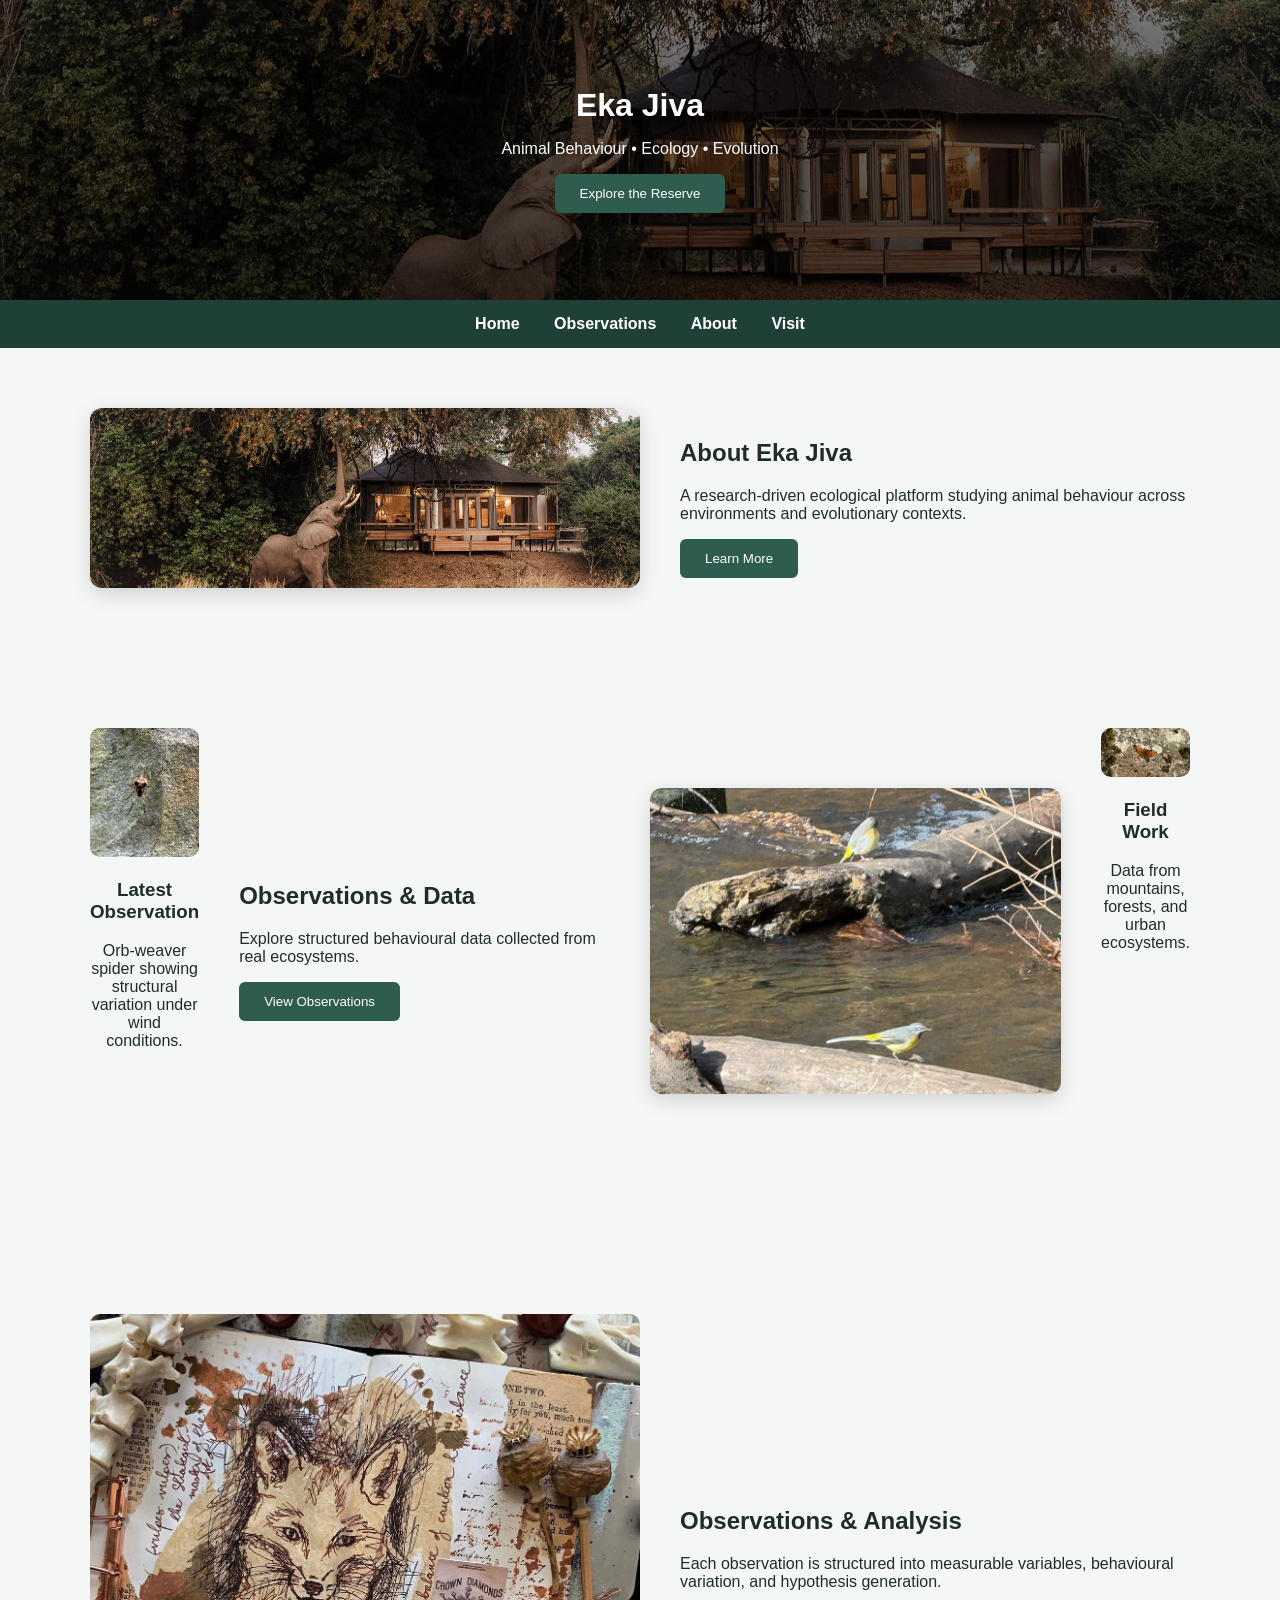
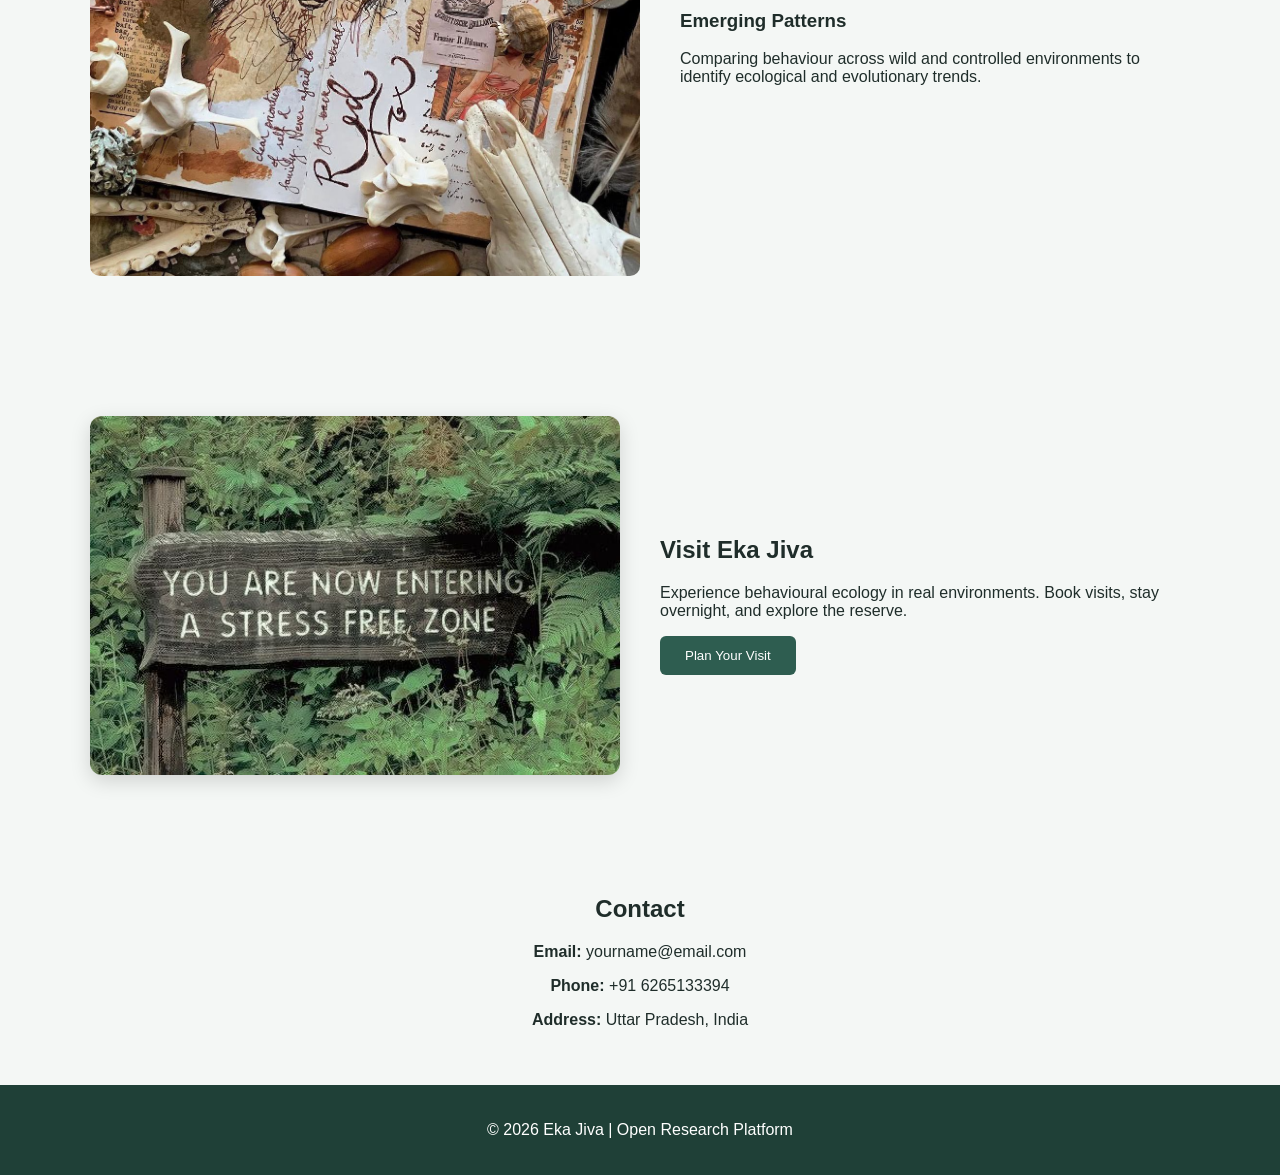
<file: index.html>
<!DOCTYPE html>
<html>
<head>
    <title>Eka Jiva</title>
    <link rel="stylesheet" href="style.css">
</head>

<body>

<!-- HERO BANNER -->
<div class="hero">
    <div class="overlay">
        <h1>Eka Jiva</h1>
        <p>Animal Behaviour • Ecology • Evolution</p>
        <a href="visit.html"><button>Explore the Reserve</button></a>
    </div>
</div>

<!-- NAV -->
<nav>
    <a href="index.html">Home</a>
    <a href="observation.html">Observations</a>
    <a href="about.html">About</a>
    <a href="visit.html">Visit</a>
</nav>

<!-- INTRO -->
<section class="feature">
    <img src="homee.jpg">
    <div>
        <h2>About Eka Jiva</h2>
        <p>
            A research-driven ecological platform studying animal behaviour
            across environments and evolutionary contexts.
        </p>
        <a href="about.html"><button>Learn More</button></a>
    </div>
</section>

<!-- CORE CARDS -->
<section class="grid">

<div class="box">
    <img src="spider.jpg">
    <h3>Latest Observation</h3>
    <p>Orb-weaver spider showing structural variation under wind conditions.</p>
</div>

<section class="feature reverse">
    <img src="data.jpg">
    <div>
        <h2>Observations & Data</h2>
        <p>
            Explore structured behavioural data collected from real ecosystems.
        </p>
        <a href="observation.html"><button>View Observations</button></a>
    </div>
</section>

<div class="box">
    <img src="field.jpg">
    <h3>Field Work</h3>
    <p>Data from mountains, forests, and urban ecosystems.</p>
</div>

</section>

<!-- RESEARCH LAYER -->
<section class="split">
    <img src="analysis.jpg">
    <div>
        <h2>Observations & Analysis</h2>
        <p>
            Each observation is structured into measurable variables,
            behavioural variation, and hypothesis generation.
        </p>

        <h3>Emerging Patterns</h3>
        <p>
            Comparing behaviour across wild and controlled environments
            to identify ecological and evolutionary trends.
        </p>
    </div>
</section>

<!-- VISIT CTA -->
<section class="feature">
    <img src="slogan.jpg">
    <div>
        <h2>Visit Eka Jiva</h2>
        <p>
            Experience behavioural ecology in real environments. 
            Book visits, stay overnight, and explore the reserve.
        </p>
        <a href="visit.html"><button>Plan Your Visit</button></a>
    </div>
</section>
<!-- CONTACT -->
<section class="contact">

<h2>Contact</h2>

<p><strong>Email:</strong> yourname@email.com</p>
<p><strong>Phone:</strong> +91 6265133394</p>
<p><strong>Address:</strong> Uttar Pradesh, India</p>

</section>

<!-- FOOTER -->
<footer>
    <p>© 2026 Eka Jiva | Open Research Platform</p>
</footer>

</body>
</html>
</file>
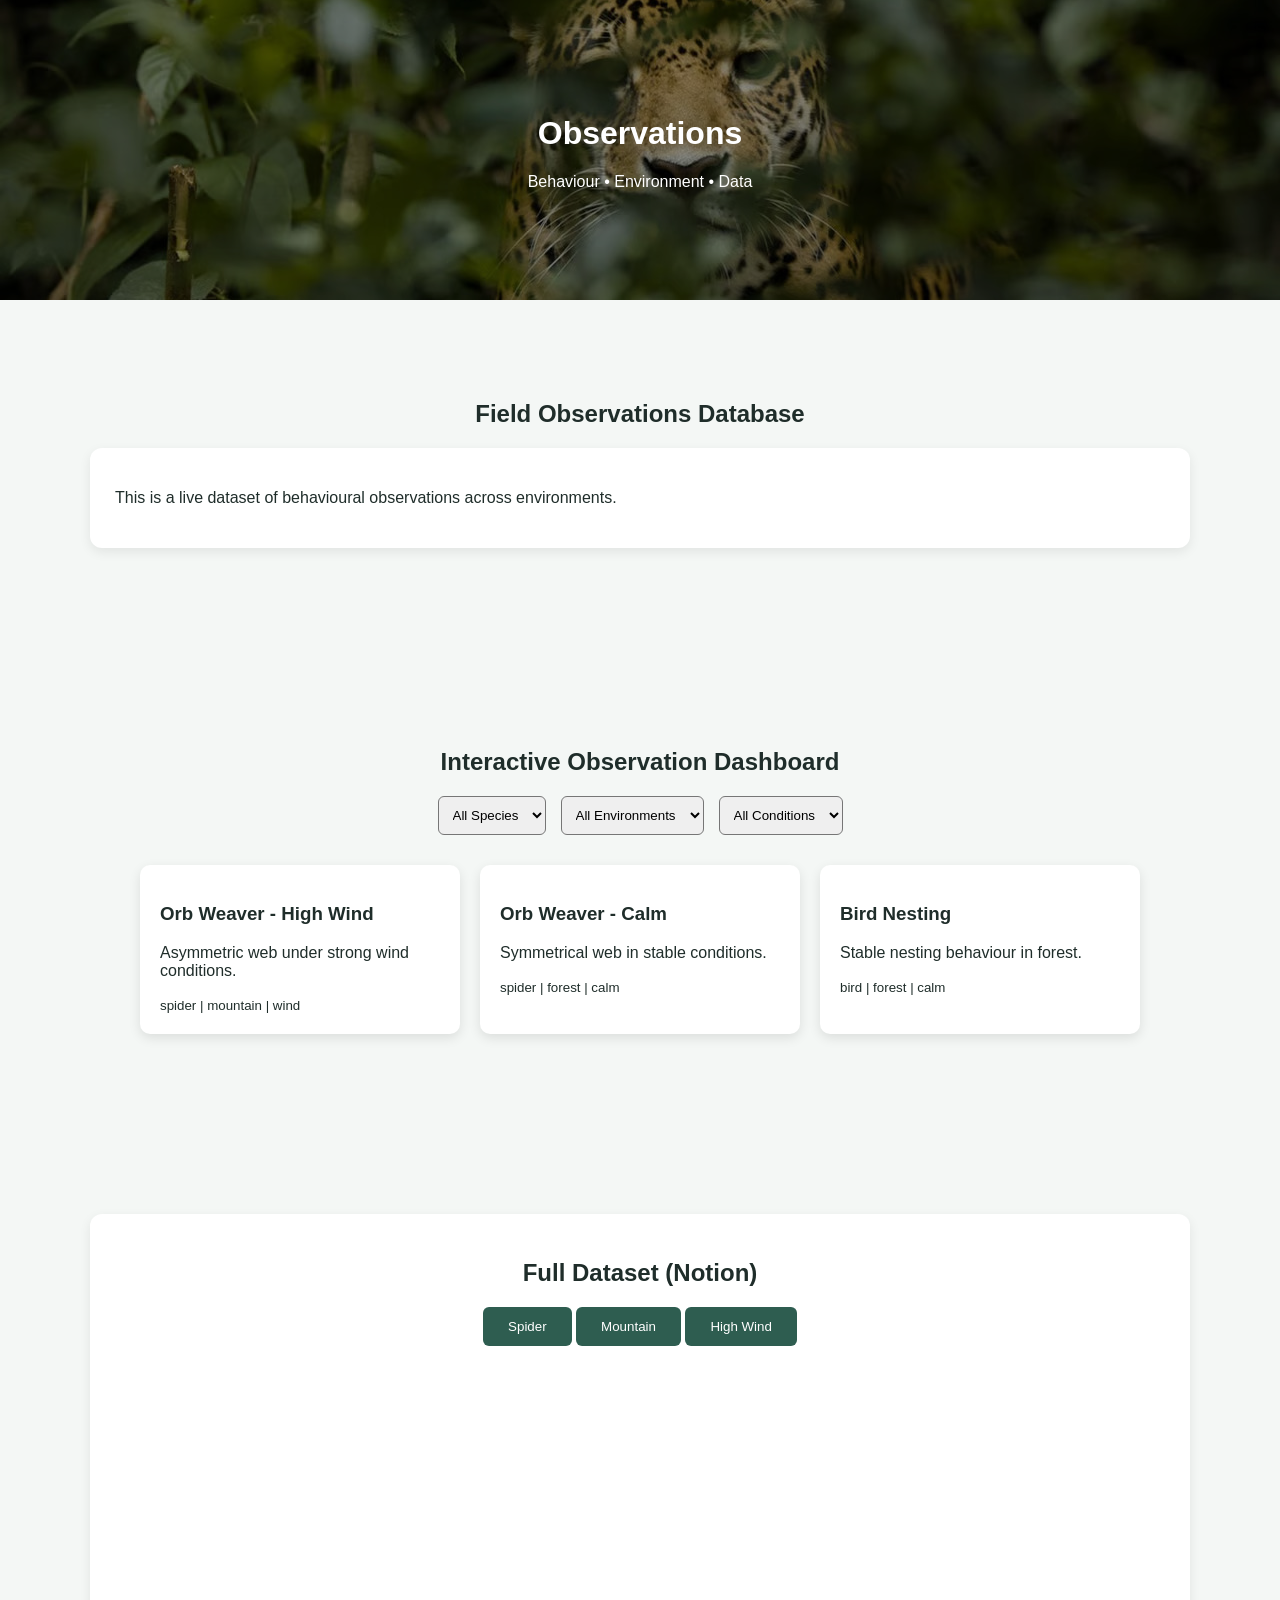
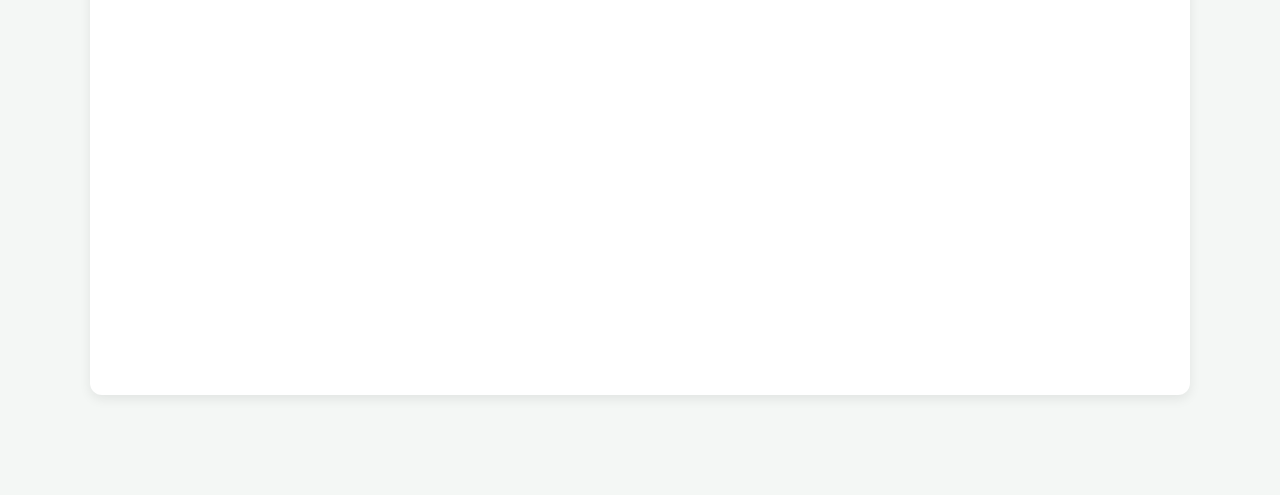
<file: observation.html>
<!DOCTYPE html>
<html>
<head>
    <title>Observations</title>
    <link rel="stylesheet" href="style.css">
</head>

<body>

<!-- BANNER -->
<div class="banner obs-banner">
    <div class="banner-content">
        <h1>Observations</h1>
        <p>Behaviour • Environment • Data</p>
    </div>
</div>

<!-- INTRO -->
<section>

<h2 style="text-align:center;">Field Observations Database</h2>

<div class="card">
    <p>This is a live dataset of behavioural observations across environments.</p>
</div>

</section>

<!-- DASHBOARD -->
<section>

<h2 style="text-align:center;">Interactive Observation Dashboard</h2>

<div class="filters">

<select id="speciesFilter">
    <option value="all">All Species</option>
    <option value="spider">Spider</option>
    <option value="bird">Bird</option>
</select>

<select id="environmentFilter">
    <option value="all">All Environments</option>
    <option value="mountain">Mountain</option>
    <option value="forest">Forest</option>
</select>

<select id="conditionFilter">
    <option value="all">All Conditions</option>
    <option value="wind">High Wind</option>
    <option value="calm">Calm</option>
</select>

</div>

<div id="dataContainer" class="data-grid"></div>

</section>

<!-- NOTION EMBED -->
<section>

<div class="card">

<h2 style="text-align:center;">Full Dataset (Notion)</h2>

<div style="text-align:center; margin-bottom:20px;">
    <button onclick="loadView('view1')">Spider</button>
    <button onclick="loadView('view2')">Mountain</button>
    <button onclick="loadView('view3')">High Wind</button>
</div>

<iframe 
    src="https://lydian-boar-b5f.notion.site/ebd//7196b3ad6b584a6ebc6acd2e4136531c?v=da4ab8a51ac4427eac1c320f12c969b9" width="100%" height="600" frameborder="0" allowfullscreen" 
    width="100%" 
    height="600" 
    style="border:none;">
</iframe>

</div>

</section>

<!-- SCRIPT -->
<script>

/* DATA */
const data = [
    {
        species: "spider",
        environment: "mountain",
        condition: "wind",
        title: "Orb Weaver - High Wind",
        description: "Asymmetric web under strong wind conditions."
    },
    {
        species: "spider",
        environment: "forest",
        condition: "calm",
        title: "Orb Weaver - Calm",
        description: "Symmetrical web in stable conditions."
    },
    {
        species: "bird",
        environment: "forest",
        condition: "calm",
        title: "Bird Nesting",
        description: "Stable nesting behaviour in forest."
    }
];

/* DISPLAY */
function displayData(filteredData) {
    const container = document.getElementById("dataContainer");
    container.innerHTML = "";

    filteredData.forEach(item => {
        container.innerHTML += `
            <div class="data-card">
                <h3>${item.title}</h3>
                <p>${item.description}</p>
                <small>${item.species} | ${item.environment} | ${item.condition}</small>
            </div>
        `;
    });
}

/* FILTER */
function filterData() {
    const species = document.getElementById("speciesFilter").value;
    const environment = document.getElementById("environmentFilter").value;
    const condition = document.getElementById("conditionFilter").value;

    const filtered = data.filter(item => {
        return (species === "all" || item.species === species) &&
               (environment === "all" || item.environment === environment) &&
               (condition === "all" || item.condition === condition);
    });

    displayData(filtered);
}

/* EVENTS */
document.querySelectorAll("select").forEach(select => {
    select.addEventListener("change", filterData);
});

/* INITIAL LOAD */
displayData(data);

/* NOTION SWITCH */
function loadView(view) {
    let iframe = document.querySelector("iframe");

    if (view === "view1") {
        iframe.src = "PUT_REAL_SPIDER_LINK";
    }
    if (view === "view2") {
        iframe.src = "PUT_REAL_MOUNTAIN_LINK";
    }
    if (view === "view3") {
        iframe.src = "PUT_REAL_WIND_LINK";
    }
}

</script>

</body>
</html>
</file>
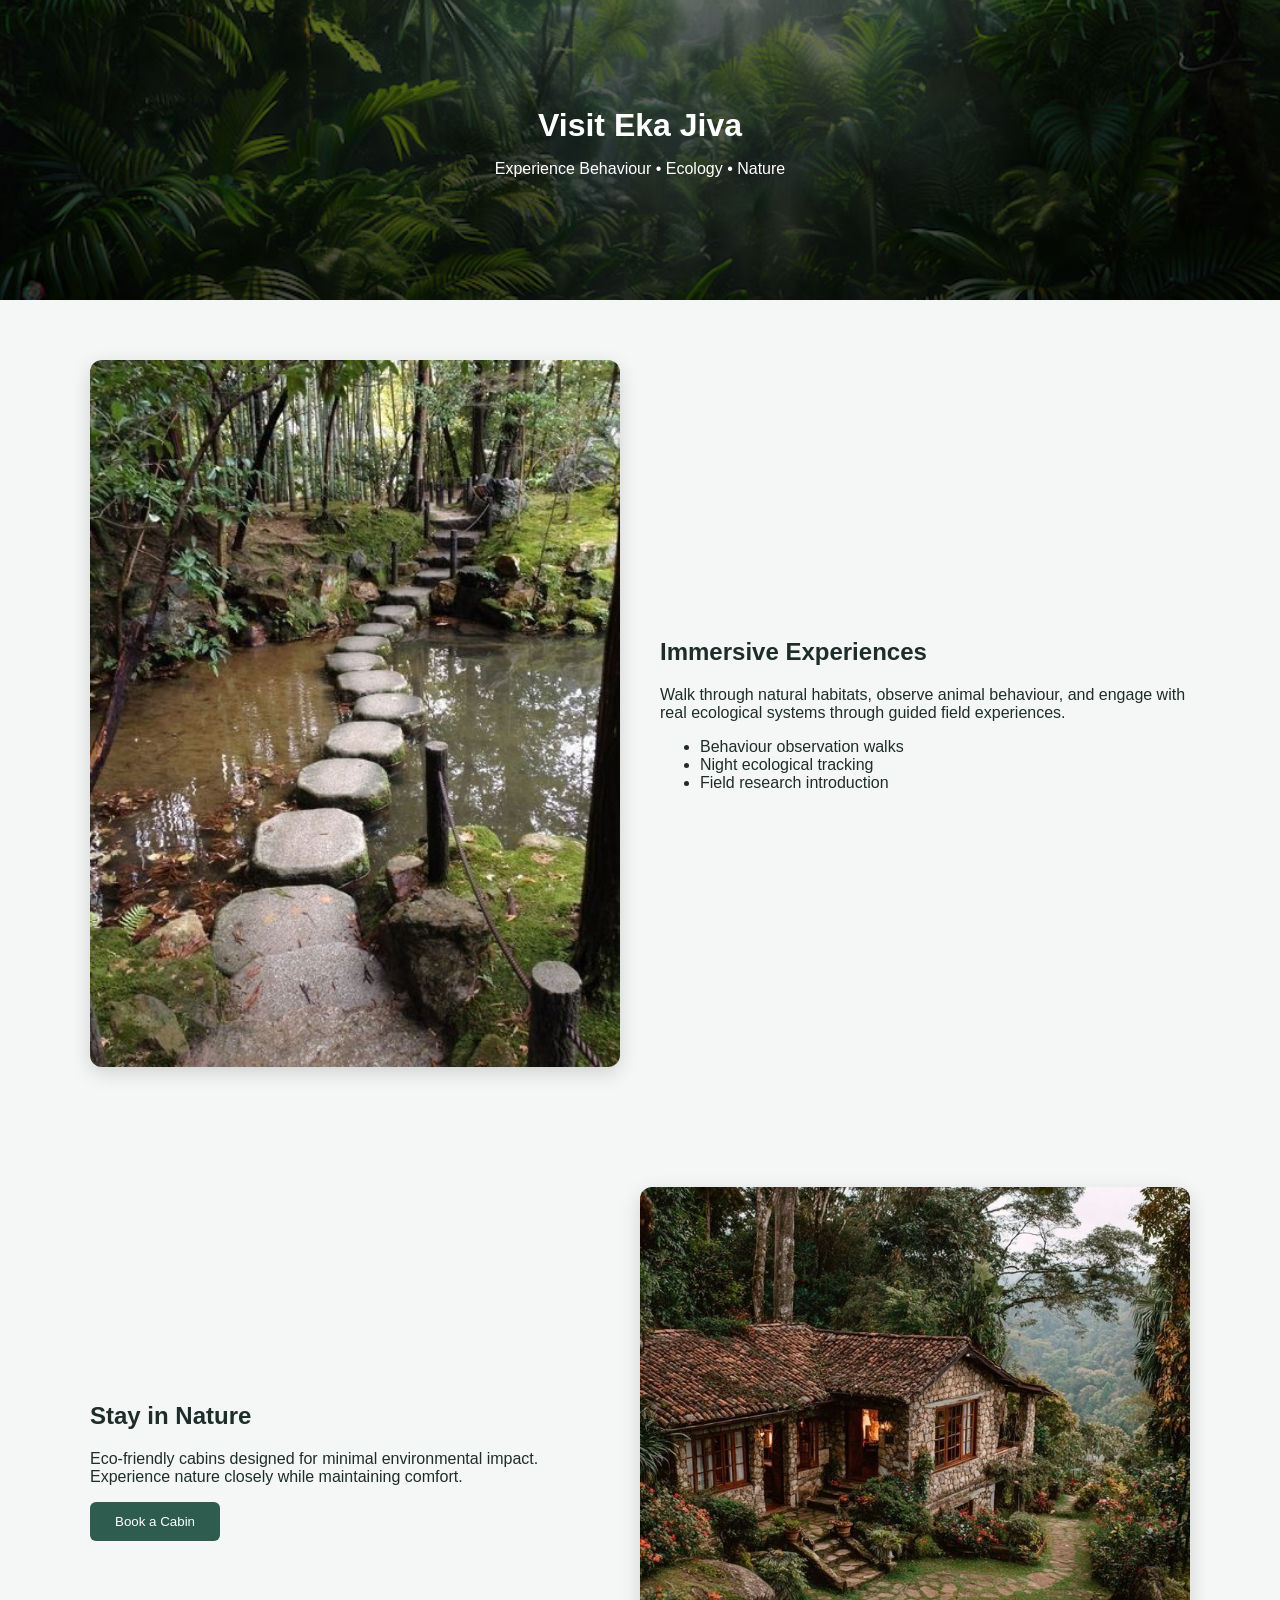
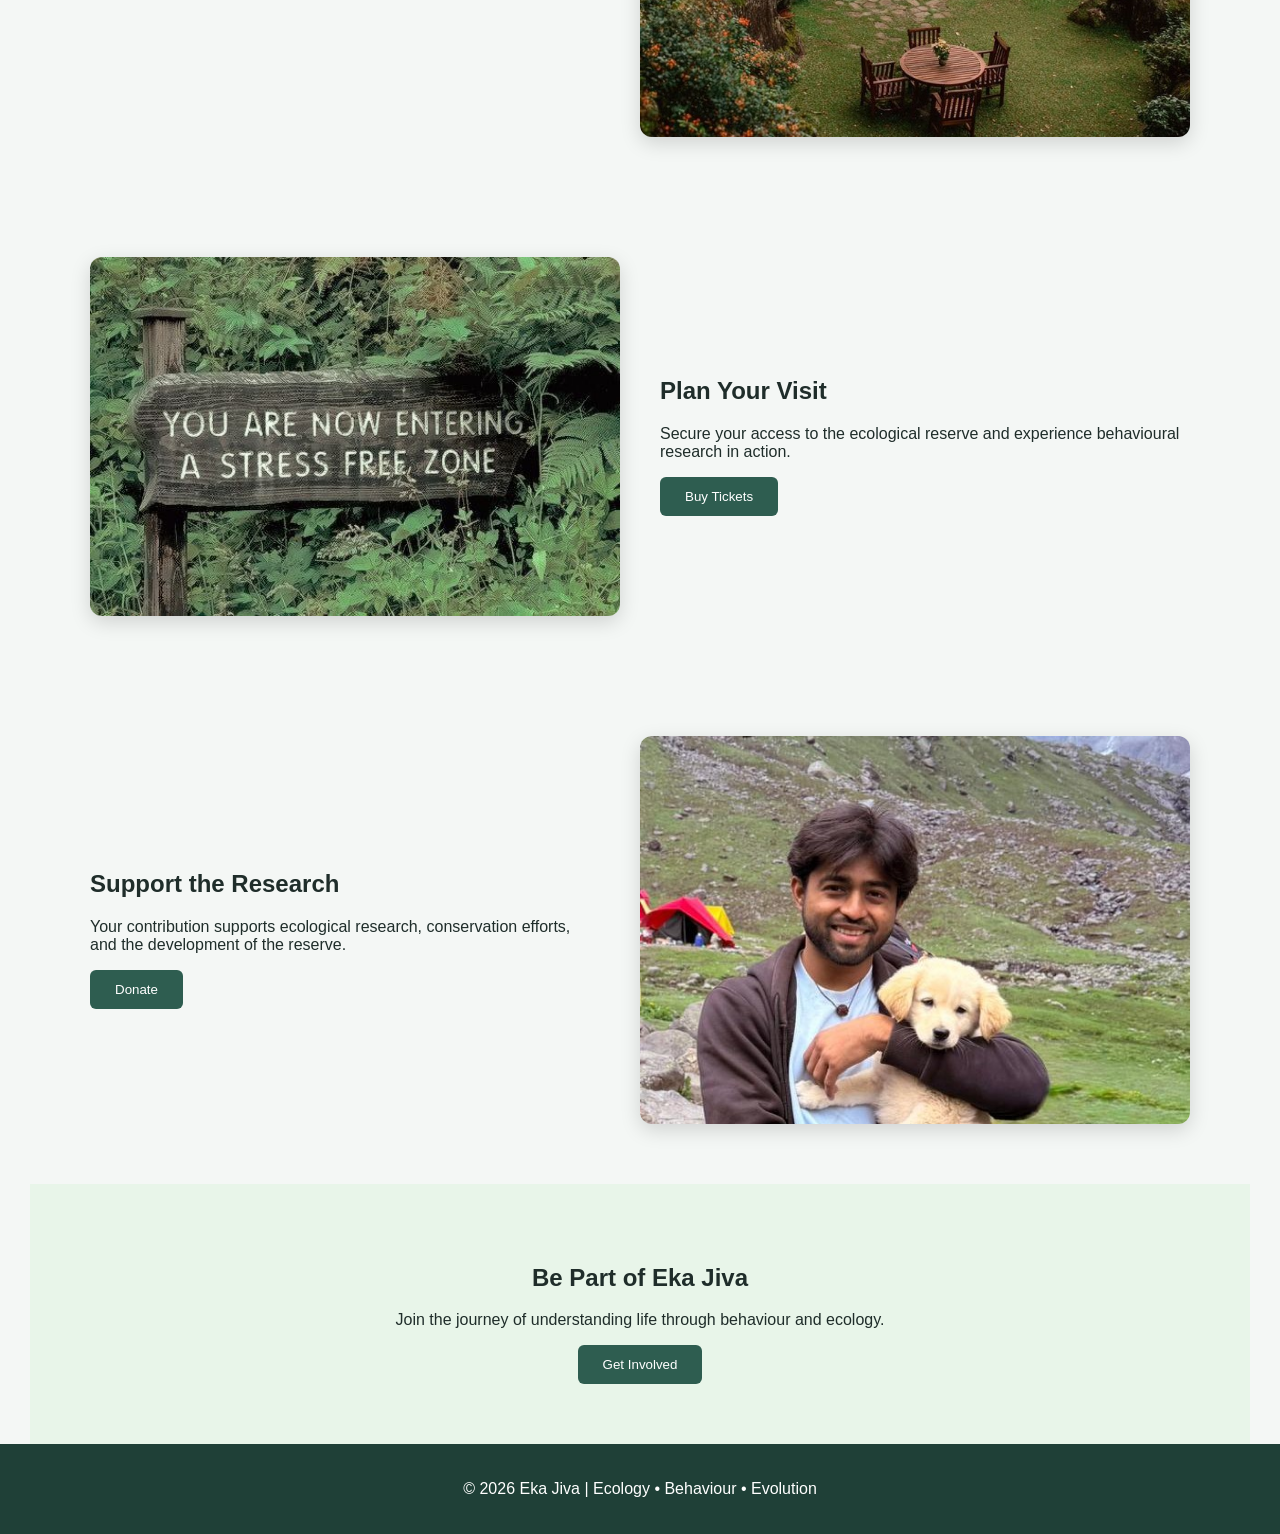
<file: visit.html>
<!DOCTYPE html>
<html>
<head>
    <title>Visit Eka Jiva</title>
    <link rel="stylesheet" href="style.css">
</head>

<body>

<!-- HERO -->
<div class="hero" style="background:url('visit.jpg') center/cover;">
    <div class="overlay">
        <h1>Visit Eka Jiva</h1>
        <p>Experience Behaviour • Ecology • Nature</p>
    </div>
</div>

<!-- EXPERIENCE -->
<section class="feature">
    <img src="immerse.jpg">
    <div>
        <h2>Immersive Experiences</h2>
        <p>
            Walk through natural habitats, observe animal behaviour, and engage with 
            real ecological systems through guided field experiences.
        </p>
        <ul>
            <li>Behaviour observation walks</li>
            <li>Night ecological tracking</li>
            <li>Field research introduction</li>
        </ul>
    </div>
</section>

<!-- STAY -->
<section class="feature reverse">
    <img src="cabin.jpg">
    <div>
        <h2>Stay in Nature</h2>
        <p>
            Eco-friendly cabins designed for minimal environmental impact. 
            Experience nature closely while maintaining comfort.
        </p>
        <button onclick="alert('Booking coming soon')">Book a Cabin</button>
    </div>
</section>

<!-- TICKETS -->
<section class="feature">
    <img src="slogan.jpg">
    <div>
        <h2>Plan Your Visit</h2>
        <p>
            Secure your access to the ecological reserve and experience 
            behavioural research in action.
        </p>
        <button onclick="alert('Ticket system coming soon')">Buy Tickets</button>
    </div>
</section>

<!-- DONATION -->
<section class="feature reverse">
    <img src="research.jpg">
    <div>
        <h2>Support the Research</h2>
        <p>
            Your contribution supports ecological research, conservation efforts, 
            and the development of the reserve.
        </p>
        <button onclick="alert('Donation system coming soon')">Donate</button>
    </div>
</section>

<!-- FINAL CTA -->
<section class="cta">
    <h2>Be Part of Eka Jiva</h2>
    <p>Join the journey of understanding life through behaviour and ecology.</p>
    <button onclick="alert('Coming soon')">Get Involved</button>
</section>

<!-- FOOTER -->
<footer>
    <p>© 2026 Eka Jiva | Ecology • Behaviour • Evolution</p>
</footer>

</body>
</html>
</file>
<file: style.css>
/* ================= GLOBAL ================= */
body {
    margin: 0;
    font-family: Arial, sans-serif;
    background-color: #f4f7f5;
    color: #1f2d2a;
}

html {
    scroll-behavior: smooth;
}

/* ================= HERO ================= */
.hero {
    height: 300px;
    background: url('homee.jpg') center/cover no-repeat;
    position: relative;
}

.overlay {
    position: absolute;
    inset: 0;
    background: linear-gradient(to bottom, rgba(0,0,0,0.5), rgba(0,0,0,0.7));
    color: white;
    display: flex;
    flex-direction: column;
    justify-content: center;
    align-items: center;
    text-align: center;
    padding: 20px;
}

.overlay h1 {
    font-size: 32px;
    margin: 0;
}

.overlay p {
    font-size: 16px;
}

/* ================= NAV ================= */
nav {
    background: #1f4037;
    text-align: center;
    padding: 15px;
    position: sticky;
    top: 0;
    z-index: 1000;
}

nav a {
    color: white;
    margin: 0 15px;
    text-decoration: none;
    font-weight: bold;
}

nav a:hover {
    text-decoration: underline;
}

/* ================= SECTIONS ================= */
section {
    max-width: 1100px;
    margin: auto;
    padding: 80px 20px;
}

/* ================= SPLIT ================= */
.split {
    display: flex;
    align-items: center;
    gap: 40px;
}

.split img {
    width: 50%;
    border-radius: 10px;
}

.split div {
    width: 50%;
}

/* ================= FEATURE (MAIN SECTIONS) ================= */
.feature {
    display: flex;
    align-items: center;
    gap: 40px;
    padding: 60px 20px;
}

.feature img {
    width: 50%;
    border-radius: 12px;
    box-shadow: 0 6px 20px rgba(0,0,0,0.15);
}

.feature div {
    width: 50%;
}

.reverse {
    flex-direction: row-reverse;
}

/* ================= GRID ================= */
.grid {
    display: flex;
    gap: 20px;
}

.box {
    flex: 1;
    text-align: center;
    transition: 0.3s;
}

.box img {
    width: 100%;
    border-radius: 10px;
    transition: 0.3s;
}

/* ================= HOVER ================= */
.box:hover {
    transform: scale(1.05);
}

.box:hover img {
    transform: scale(1.1);
}

/* ================= CARDS ================= */
.card {
    background: white;
    padding: 25px;
    margin: 20px 0;
    border-radius: 12px;
    box-shadow: 0 4px 12px rgba(0,0,0,0.08);
}

/* ================= CTA ================= */
.cta {
    text-align: center;
    padding: 60px;
    background: #e8f5e9;
}

/* ================= CONTACT ================= */
.contact {
    text-align: center;
    padding: 40px;
}

/* ================= BUTTON ================= */
button {
    padding: 12px 25px;
    background: #2e5d50;
    color: white;
    border: none;
    border-radius: 6px;
    cursor: pointer;
    transition: 0.3s;
}

button:hover {
    background: #1f4037;
    transform: scale(1.05);
}

/* ================= FOOTER ================= */
footer {
    text-align: center;
    padding: 20px;
    background-color: #1f4037;
    color: white;
}

/* ================= BANNERS ================= */
.banner {
    position: relative;
    height: 300px;
    display: flex;
    align-items: center;
    justify-content: center;
}

.banner::after {
    content: "";
    position: absolute;
    inset: 0;
    background: rgba(0,0,0,0.4);
}

.banner-content {
    position: relative;
    color: white;
    text-align: center;
    z-index: 1;
}

.home-banner {
    background: url('homee.jpg') center/cover no-repeat;
}

.about-banner {
    background: url('aboot.jpg') center/cover no-repeat;
}

.obs-banner {
    background: url('observation.jpg') center/cover no-repeat;
}

.visit-banner {
    background: url('visit.jpg') center/cover no-repeat;
}

/* ================= ANIMATIONS ================= */
.fade-in {
    opacity: 0;
    transform: translateY(30px);
    transition: all 1s ease;
}

.fade-in.visible {
    opacity: 1;
    transform: translateY(0);
}

/* ================= RESPONSIVE ================= */
@media (max-width: 768px) {

    .feature,
    .split {
        flex-direction: column;
    }

    .feature img,
    .feature div,
    .split img,
    .split div {
        width: 100%;
    }

    .grid {
        flex-direction: column;
    }

    .hero {
        height: 220px;
    }

    .overlay h1 {
        font-size: 24px;
    }
}
/* FILTER BAR */
.filters {
    display: flex;
    justify-content: center;
    gap: 15px;
    margin-bottom: 30px;
}

.filters select {
    padding: 10px;
    border-radius: 6px;
}

/* DATA GRID */
.data-grid {
    display: flex;
    flex-wrap: wrap;
    gap: 20px;
    justify-content: center;
}

/* DATA CARD */
.data-card {
    background: white;
    padding: 20px;
    width: 280px;
    border-radius: 10px;
    box-shadow: 0 4px 12px rgba(0,0,0,0.1);
}
</file>
